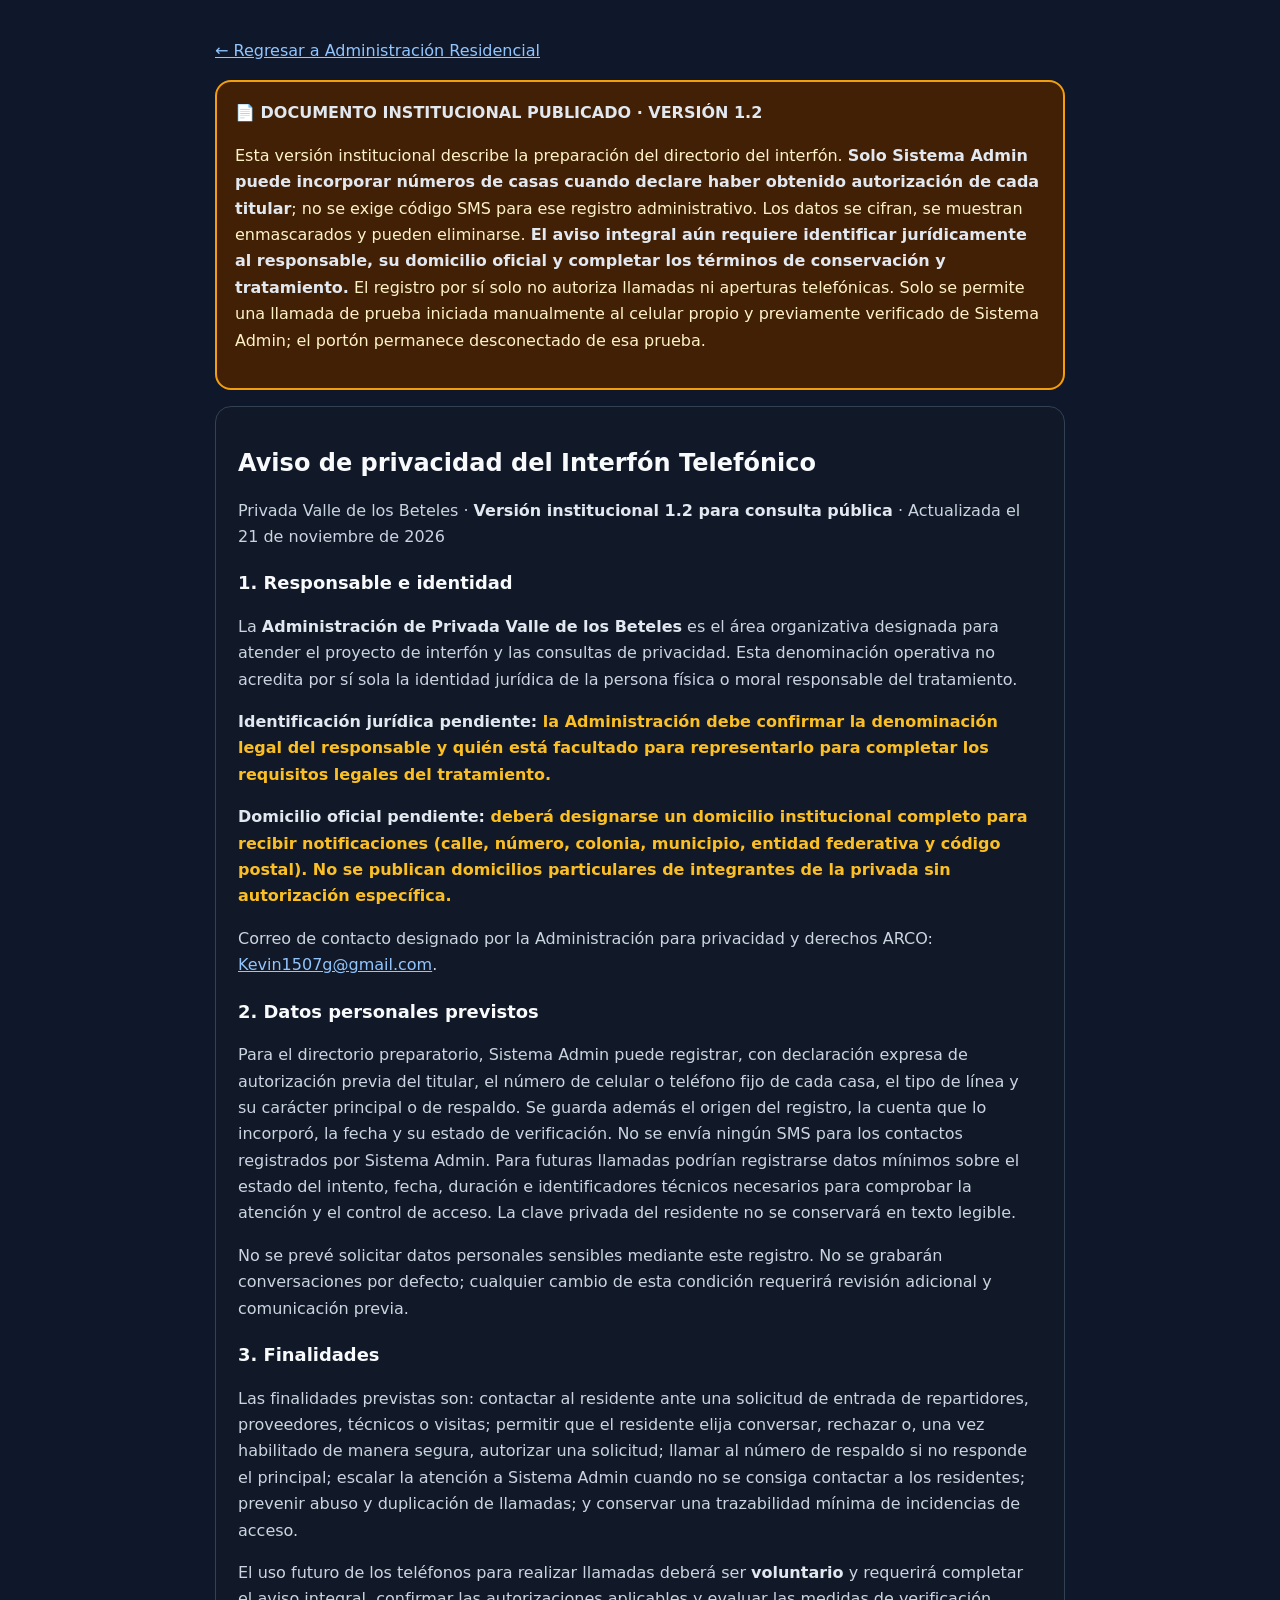
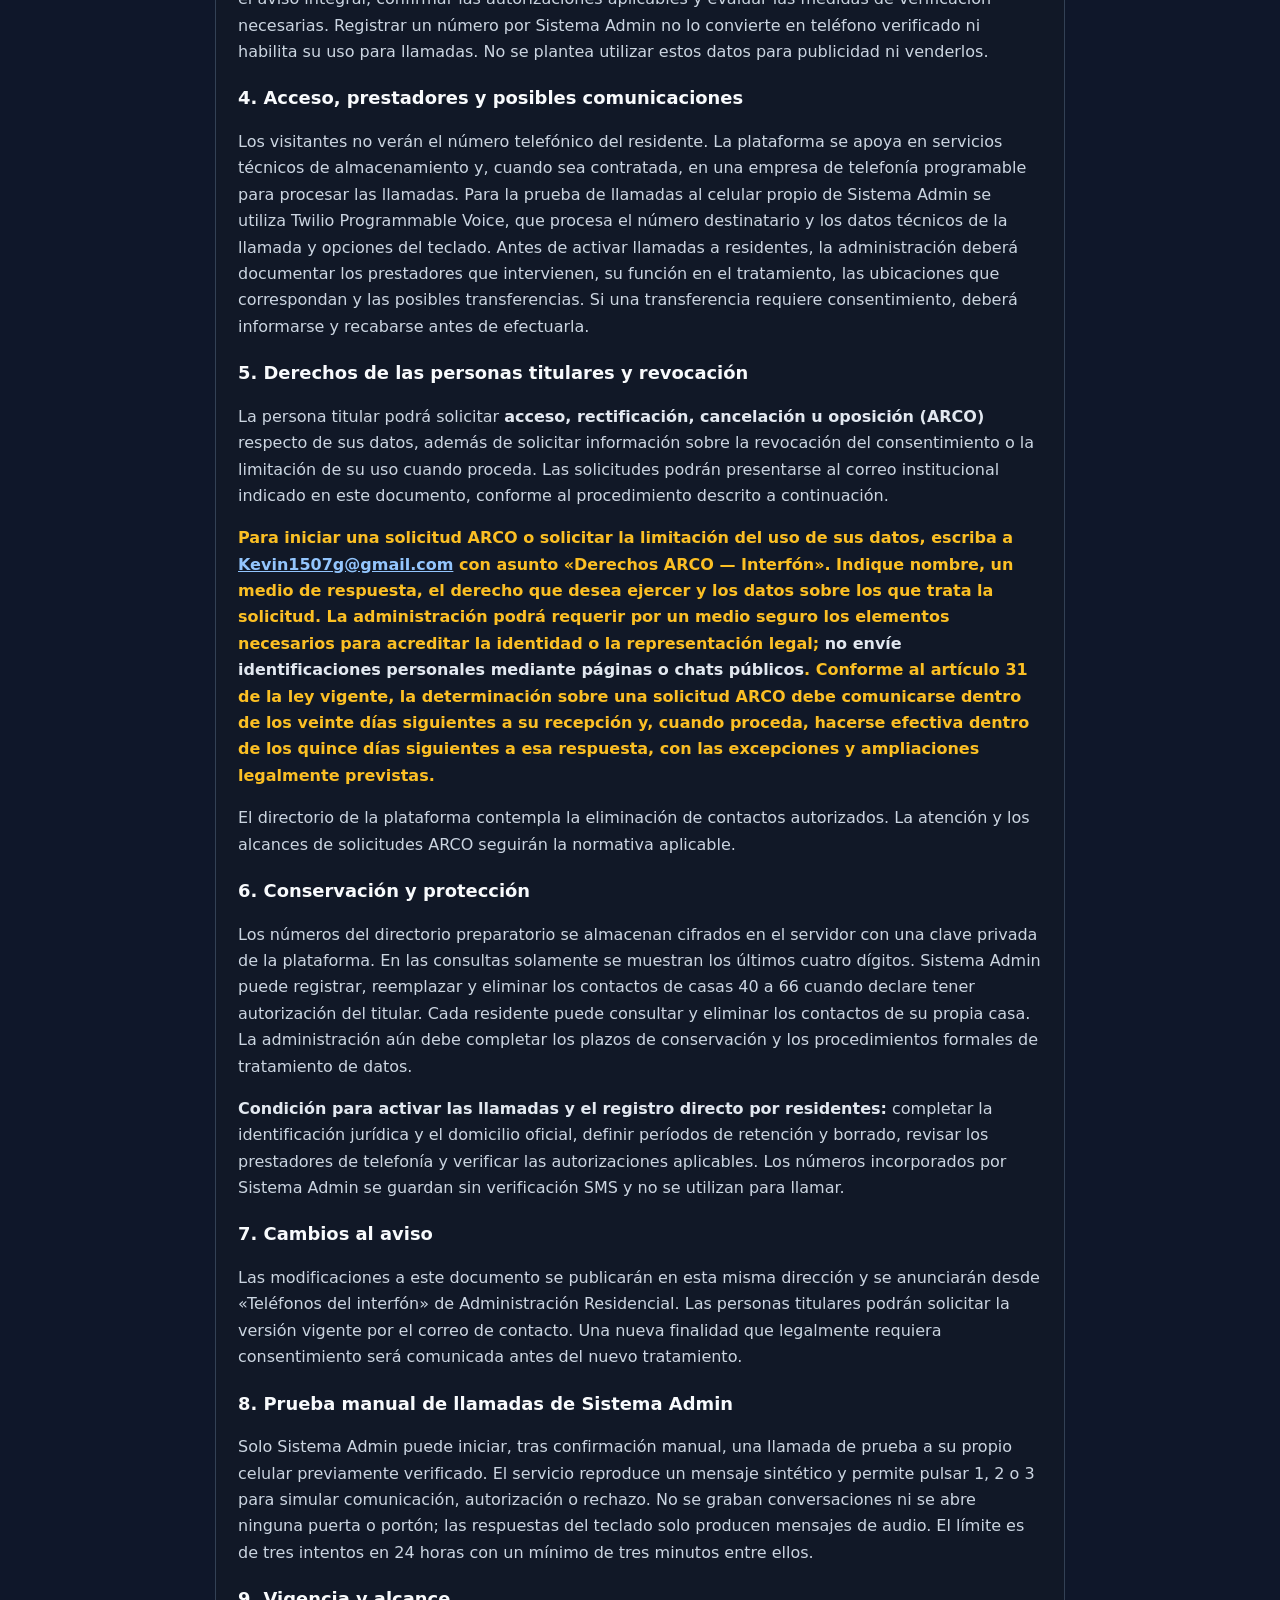
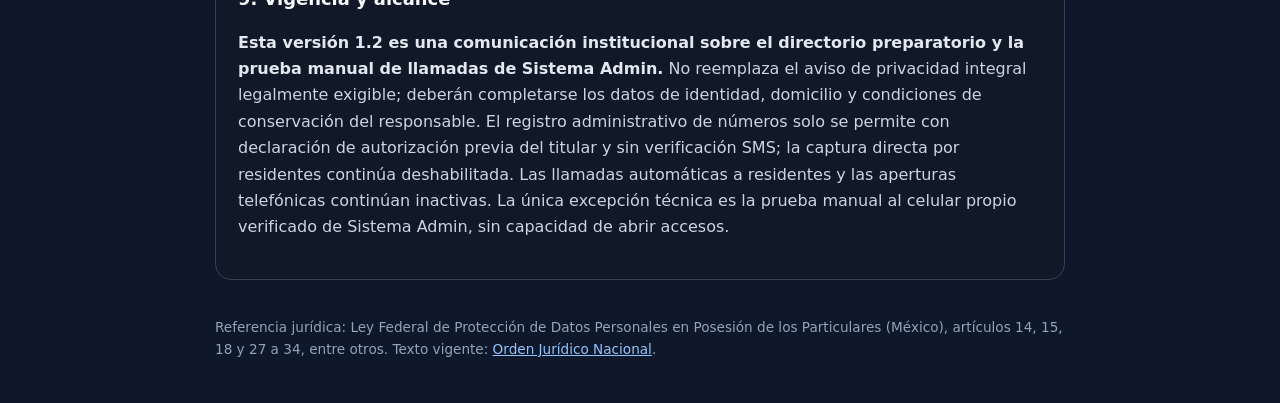
<file: aviso-privacidad-interfon.html>
<!doctype html>
<html lang="es">
<head>
<meta charset="utf-8">
<meta name="viewport" content="width=device-width,initial-scale=1">
<meta name="robots" content="noindex,nofollow">
<title>Aviso institucional de privacidad del interfón · Privada Valle de los Beteles</title>
<style>
:root{color-scheme:dark;font-family:system-ui,-apple-system,sans-serif}
*{box-sizing:border-box}body{margin:0;background:#0f172a;color:#f8fafc;line-height:1.65;padding:22px}
main{max-width:850px;margin:auto}.card{background:#111827;border:1px solid #334155;border-radius:16px;padding:22px;margin:16px 0}
strong{color:#e2e8f0}h1{line-height:1.2}h2{font-size:1.12rem;margin:18px 0 7px}
p,li{color:#cbd5e1}a{color:#93c5fd}.warning{border:2px solid #f59e0b;background:#422006;padding:18px;border-radius:16px}.warning p{color:#fef3c7}.pending{color:#fbbf24;font-weight:750}
footer{padding:20px 0;color:#94a3b8;font-size:.85rem}
</style>
</head>
<body>
<main>
<p><a href="./index.html">← Regresar a Administración Residencial</a></p>
<div class="warning" role="status">
  <strong>📄 DOCUMENTO INSTITUCIONAL PUBLICADO · VERSIÓN 1.2</strong>
  <p>Esta versión institucional describe la preparación del directorio del interfón. <strong>Solo Sistema Admin puede incorporar números de casas cuando declare haber obtenido autorización de cada titular</strong>; no se exige código SMS para ese registro administrativo. Los datos se cifran, se muestran enmascarados y pueden eliminarse. <strong>El aviso integral aún requiere identificar jurídicamente al responsable, su domicilio oficial y completar los términos de conservación y tratamiento.</strong> El registro por sí solo no autoriza llamadas ni aperturas telefónicas. Solo se permite una llamada de prueba iniciada manualmente al celular propio y previamente verificado de Sistema Admin; el portón permanece desconectado de esa prueba.</p>
</div>
<section class="card">
  <h1>Aviso de privacidad del Interfón Telefónico</h1>
  <p>Privada Valle de los Beteles · <strong>Versión institucional 1.2 para consulta pública</strong> · Actualizada el 21 de noviembre de 2026</p>
  <h2>1. Responsable e identidad</h2>
  <p>La <strong>Administración de Privada Valle de los Beteles</strong> es el área organizativa designada para atender el proyecto de interfón y las consultas de privacidad. Esta denominación operativa no acredita por sí sola la identidad jurídica de la persona física o moral responsable del tratamiento.</p>
  <p class="pending"><strong>Identificación jurídica pendiente:</strong> la Administración debe confirmar la denominación legal del responsable y quién está facultado para representarlo para completar los requisitos legales del tratamiento.</p>
  <p class="pending"><strong>Domicilio oficial pendiente:</strong> deberá designarse un domicilio institucional completo para recibir notificaciones (calle, número, colonia, municipio, entidad federativa y código postal). No se publican domicilios particulares de integrantes de la privada sin autorización específica.</p>
  <p >Correo de contacto designado por la Administración para privacidad y derechos ARCO: <a href="mailto:Kevin1507g@gmail.com" rel="noopener noreferrer">Kevin1507g@gmail.com</a>.</p>

  <h2>2. Datos personales previstos</h2>
  <p>Para el directorio preparatorio, Sistema Admin puede registrar, con declaración expresa de autorización previa del titular, el número de celular o teléfono fijo de cada casa, el tipo de línea y su carácter principal o de respaldo. Se guarda además el origen del registro, la cuenta que lo incorporó, la fecha y su estado de verificación. No se envía ningún SMS para los contactos registrados por Sistema Admin. Para futuras llamadas podrían registrarse datos mínimos sobre el estado del intento, fecha, duración e identificadores técnicos necesarios para comprobar la atención y el control de acceso. La clave privada del residente no se conservará en texto legible.</p>
  <p>No se prevé solicitar datos personales sensibles mediante este registro. No se grabarán conversaciones por defecto; cualquier cambio de esta condición requerirá revisión adicional y comunicación previa.</p>

  <h2>3. Finalidades</h2>
  <p>Las finalidades previstas son: contactar al residente ante una solicitud de entrada de repartidores, proveedores, técnicos o visitas; permitir que el residente elija conversar, rechazar o, una vez habilitado de manera segura, autorizar una solicitud; llamar al número de respaldo si no responde el principal; escalar la atención a Sistema Admin cuando no se consiga contactar a los residentes; prevenir abuso y duplicación de llamadas; y conservar una trazabilidad mínima de incidencias de acceso.</p>
  <p>El uso futuro de los teléfonos para realizar llamadas deberá ser <strong>voluntario</strong> y requerirá completar el aviso integral, confirmar las autorizaciones aplicables y evaluar las medidas de verificación necesarias. Registrar un número por Sistema Admin no lo convierte en teléfono verificado ni habilita su uso para llamadas. No se plantea utilizar estos datos para publicidad ni venderlos.</p>

  <h2>4. Acceso, prestadores y posibles comunicaciones</h2>
  <p>Los visitantes no verán el número telefónico del residente. La plataforma se apoya en servicios técnicos de almacenamiento y, cuando sea contratada, en una empresa de telefonía programable para procesar las llamadas. Para la prueba de llamadas al celular propio de Sistema Admin se utiliza Twilio Programmable Voice, que procesa el número destinatario y los datos técnicos de la llamada y opciones del teclado. Antes de activar llamadas a residentes, la administración deberá documentar los prestadores que intervienen, su función en el tratamiento, las ubicaciones que correspondan y las posibles transferencias. Si una transferencia requiere consentimiento, deberá informarse y recabarse antes de efectuarla.</p>

  <h2>5. Derechos de las personas titulares y revocación</h2>
  <p>La persona titular podrá solicitar <strong>acceso, rectificación, cancelación u oposición (ARCO)</strong> respecto de sus datos, además de solicitar información sobre la revocación del consentimiento o la limitación de su uso cuando proceda. Las solicitudes podrán presentarse al correo institucional indicado en este documento, conforme al procedimiento descrito a continuación.</p>
  <p class="pending">Para iniciar una solicitud ARCO o solicitar la limitación del uso de sus datos, escriba a <a href="mailto:Kevin1507g@gmail.com" rel="noopener noreferrer">Kevin1507g@gmail.com</a> con asunto «Derechos ARCO — Interfón». Indique nombre, un medio de respuesta, el derecho que desea ejercer y los datos sobre los que trata la solicitud. La administración podrá requerir por un medio seguro los elementos necesarios para acreditar la identidad o la representación legal; <strong>no envíe identificaciones personales mediante páginas o chats públicos</strong>. Conforme al artículo 31 de la ley vigente, la determinación sobre una solicitud ARCO debe comunicarse dentro de los veinte días siguientes a su recepción y, cuando proceda, hacerse efectiva dentro de los quince días siguientes a esa respuesta, con las excepciones y ampliaciones legalmente previstas.</p>
  <p>El directorio de la plataforma contempla la eliminación de contactos autorizados. La atención y los alcances de solicitudes ARCO seguirán la normativa aplicable.</p>

  <h2>6. Conservación y protección</h2>
  <p>Los números del directorio preparatorio se almacenan cifrados en el servidor con una clave privada de la plataforma. En las consultas solamente se muestran los últimos cuatro dígitos. Sistema Admin puede registrar, reemplazar y eliminar los contactos de casas 40 a 66 cuando declare tener autorización del titular. Cada residente puede consultar y eliminar los contactos de su propia casa. La administración aún debe completar los plazos de conservación y los procedimientos formales de tratamiento de datos.</p>
  <p><strong>Condición para activar las llamadas y el registro directo por residentes:</strong> completar la identificación jurídica y el domicilio oficial, definir períodos de retención y borrado, revisar los prestadores de telefonía y verificar las autorizaciones aplicables. Los números incorporados por Sistema Admin se guardan sin verificación SMS y no se utilizan para llamar.</p>

  <h2>7. Cambios al aviso</h2>
  <p>Las modificaciones a este documento se publicarán en esta misma dirección y se anunciarán desde «Teléfonos del interfón» de Administración Residencial. Las personas titulares podrán solicitar la versión vigente por el correo de contacto. Una nueva finalidad que legalmente requiera consentimiento será comunicada antes del nuevo tratamiento.</p>

  <h2>8. Prueba manual de llamadas de Sistema Admin</h2>
  <p>Solo Sistema Admin puede iniciar, tras confirmación manual, una llamada de prueba a su propio celular previamente verificado. El servicio reproduce un mensaje sintético y permite pulsar 1, 2 o 3 para simular comunicación, autorización o rechazo. No se graban conversaciones ni se abre ninguna puerta o portón; las respuestas del teclado solo producen mensajes de audio. El límite es de tres intentos en 24 horas con un mínimo de tres minutos entre ellos.</p>
  <h2>9. Vigencia y alcance</h2>
  <p><strong>Esta versión 1.2 es una comunicación institucional sobre el directorio preparatorio y la prueba manual de llamadas de Sistema Admin.</strong> No reemplaza el aviso de privacidad integral legalmente exigible; deberán completarse los datos de identidad, domicilio y condiciones de conservación del responsable. El registro administrativo de números solo se permite con declaración de autorización previa del titular y sin verificación SMS; la captura directa por residentes continúa deshabilitada. Las llamadas automáticas a residentes y las aperturas telefónicas continúan inactivas. La única excepción técnica es la prueba manual al celular propio verificado de Sistema Admin, sin capacidad de abrir accesos.</p>
</section>
<footer>Referencia jurídica: Ley Federal de Protección de Datos Personales en Posesión de los Particulares (México), artículos 14, 15, 18 y 27 a 34, entre otros. Texto vigente: <a href="https://www.ordenjuridico.gob.mx/Documentos/Federal/html/wo125102.html" rel="noopener noreferrer" target="_blank">Orden Jurídico Nacional</a>.</footer>
</main>
</body></html>
</file>
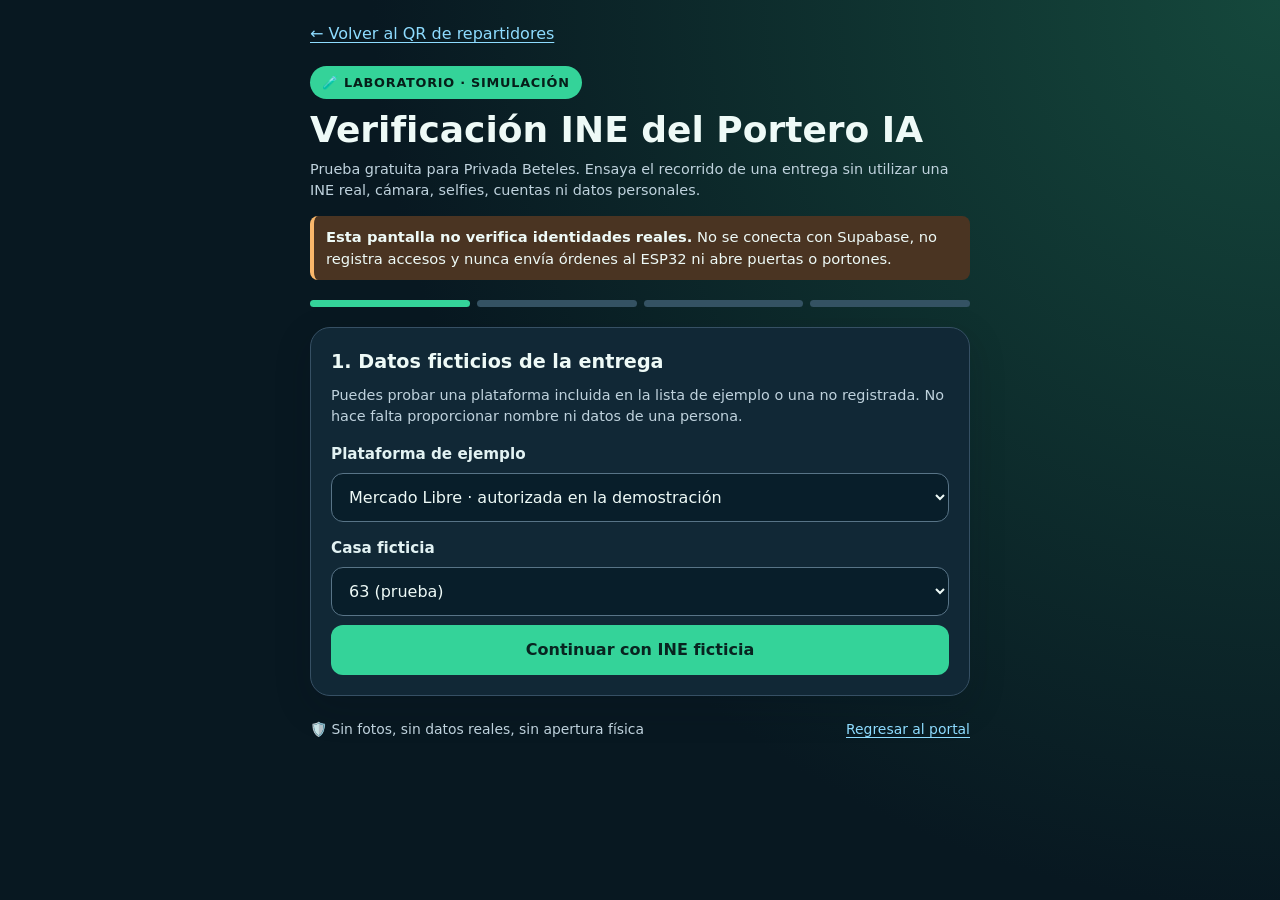
<file: verificacion-ine-demo.html>
<!doctype html>
<html lang="es-MX">
<head>
<meta charset="utf-8">
<meta name="viewport" content="width=device-width, initial-scale=1, viewport-fit=cover">
<meta name="theme-color" content="#091a25">
<title>Laboratorio INE · Portero IA · Privada Beteles</title>
<style>
:root{color-scheme:dark;--bg:#081821;--panel:#112836;--line:#365064;--green:#34d399;--text:#eefaf7;--muted:#bfd2dd;--red:#ff818c;--blue:#79c8ff}
*{box-sizing:border-box}
body{margin:0;background:radial-gradient(circle at 100% 0%,#15483c 0,#081821 58%);color:var(--text);font:16px/1.5 system-ui,-apple-system,"Segoe UI",sans-serif;min-height:100vh;padding:22px 14px 50px}
main{width:min(660px,100%);margin:auto}
a{color:#8edcff;text-underline-offset:3px}
.pill{display:inline-flex;gap:6px;align-items:center;font-size:.8rem;letter-spacing:.06em;font-weight:850;color:#061e19;background:var(--green);border-radius:30px;padding:7px 12px}
header{margin:20px 0}
h1{font-size:clamp(1.65rem,5vw,2.25rem);margin:10px 0 8px;line-height:1.15}
h2{font-size:1.2rem;margin:0 0 7px}
p{margin:8px 0}
small,.hint{font-size:.9rem;color:var(--muted)}
.card{background:var(--panel);border:1px solid var(--line);border-radius:20px;padding:20px;margin:15px 0;box-shadow:0 12px 36px #030e1830}
.notice{border-left:4px solid var(--green);padding:10px 12px;background:#16423c;border-radius:8px;margin-top:14px;font-size:.92rem}
.notice.warn{border-color:#f9b76b;background:#4a3422}
.notice.fail{border-color:var(--red);background:#4b2633}
label{display:block;margin:15px 0 7px;color:#e2f2f3;font-size:.95rem;font-weight:680}
select,input{font:inherit;width:100%;background:#081e2a;color:var(--text);border:1px solid #587487;border-radius:12px;padding:13px}
select:focus-visible,input:focus-visible,button:focus-visible,a:focus-visible{outline:3px solid #79c8ff;outline-offset:3px}
button{width:100%;min-height:49px;font:inherit;font-weight:800;color:#082420;background:var(--green);border:1px solid transparent;border-radius:12px;padding:12px 14px;margin-top:9px;cursor:pointer}
button:disabled{opacity:.48;cursor:not-allowed}
button.secondary{color:var(--text);background:#263f52;border-color:#55798b}
button.outline{color:#d7eff7;background:transparent;border-color:#648397}
button.danger{color:#fff;background:#7d333f}
button.small{width:auto;min-height:39px;padding:7px 13px}
button:hover:not(:disabled){filter:brightness(1.1)}
[hidden]{display:none!important}
.progress{display:flex;gap:7px;margin:20px 0}
.progress span{flex:1;border-radius:12px;height:7px;background:#345263}
.progress span.done{background:var(--green)}
.fake{padding:16px;border:1px dashed #5d96a1;border-radius:15px;background:linear-gradient(130deg,#123240,#16423b);margin:16px 0}
.fake strong{display:block;font-size:1.1rem}
.fake code{color:#c5fff5;display:block;margin-top:8px}
.fake .hint{margin:6px 0 0}
.result{padding:17px;border-radius:14px;background:#10252f;border:1px solid #335970;margin:14px 0}
.result strong{font-size:1.13rem}
.two{display:grid;grid-template-columns:1fr 1fr;gap:9px}
.two button{margin-top:0}
.clock{font-variant-numeric:tabular-nums;font-size:2.3rem;font-weight:850;letter-spacing:.04em;text-align:center;color:#a5f7d9;margin:12px 0}
.timeline{padding:10px 10px 10px 22px;background:#0c2130;border:1px solid #29495d;border-radius:13px;min-height:90px}
.timeline li{padding:4px 2px;color:#d4eae8}
.footer{display:flex;justify-content:space-between;align-items:center;gap:12px;flex-wrap:wrap;color:var(--muted);font-size:.87rem;margin:23px 0}
@media(max-width:390px){.two{grid-template-columns:1fr}.card{padding:16px}body{padding:15px 10px}}
@media(prefers-reduced-motion:reduce){*{scroll-behavior:auto!important}}
</style>
</head>
<body>
<main>
<a href="./repartidor.html">← Volver al QR de repartidores</a>
<header>
<span class="pill">🧪 LABORATORIO · SIMULACIÓN</span>
<h1>Verificación INE del Portero IA</h1>
<p class="hint">Prueba gratuita para Privada Beteles. Ensaya el recorrido de una entrega sin utilizar una INE real, cámara, selfies, cuentas ni datos personales.</p>
<div class="notice warn"><strong>Esta pantalla no verifica identidades reales.</strong> No se conecta con Supabase, no registra accesos y nunca envía órdenes al ESP32 ni abre puertas o portones.</div>
</header>
<div class="progress" aria-label="Progreso de la demostración">
 <span id="pr1" class="done"></span><span id="pr2"></span><span id="pr3"></span><span id="pr4"></span>
</div>

<section class="card" id="stepCompany">
 <h2>1. Datos ficticios de la entrega</h2>
 <p class="hint">Puedes probar una plataforma incluida en la lista de ejemplo o una no registrada. No hace falta proporcionar nombre ni datos de una persona.</p>
 <label for="company">Plataforma de ejemplo</label>
 <select id="company">
  <option value="Mercado Libre">Mercado Libre · autorizada en la demostración</option>
  <option value="Amazon">Amazon · autorizada en la demostración</option>
  <option value="Didi Food">Didi Food · autorizada en la demostración</option>
  <option value="Uber">Uber · autorizada en la demostración</option>
  <option value="DHL">DHL · autorizada en la demostración</option>
  <option value="CFE">CFE · autorizada en la demostración</option>
  <option value="Total Play">Total Play · autorizada en la demostración</option>
  <option value="Plataforma no registrada">Plataforma no registrada · chat especial</option>
 </select>
 <label for="home">Casa ficticia</label>
 <select id="home">
  <option value="63">63 (prueba)</option><option value="45">45 (prueba)</option><option value="60">60 (prueba)</option>
 </select>
 <button id="continue">Continuar con INE ficticia</button>
</section>

<section class="card" id="stepCredential" hidden>
 <h2>2. Simulación del resultado de la INE</h2>
 <div class="fake" aria-label="Identificación simulada que no reproduce una credencial oficial">
  <strong>🪪 Identificación ficticia</strong>
  <p class="hint">Ejemplo para pruebas. No representa una INE auténtica ni contiene números o información personal.</p>
  <code>DOCUMENTO DE PRUEBA · SIN VALIDEZ OFICIAL</code>
 </div>
 <p class="hint">En producción, un proveedor especializado verificaría la credencial y la identidad. Aquí solo eliges el resultado que deseas ensayar.</p>
 <div class="two">
  <button id="approveCredential">✓ Simular verificación aprobada</button>
  <button id="rejectCredential" class="danger">✕ Simular verificación rechazada</button>
 </div>
 <button id="backCompany" class="outline">← Cambiar plataforma</button>
</section>

<section class="card" id="stepResult" hidden>
 <h2>3. Resultado simulado</h2>
 <div class="result" role="status" aria-live="polite">
  <strong id="resultTitle">Resultado</strong>
  <p id="resultBody"></p>
 </div>
 <div id="resultApproved" hidden>
  <p class="hint">La verificación de identidad no confirma el empleo en una plataforma y tampoco equivale al permiso de abrir el portón.</p>
  <button id="goRoute">Continuar al flujo del Portero IA</button>
 </div>
 <div id="resultRejected" hidden>
  <button id="retryRejected">Volver a intentar la simulación</button>
 </div>
</section>

<section class="card" id="stepRoute" hidden>
 <h2>4. Recorrido del Portero IA</h2>
 <div class="result">
  <strong id="routeTitle">Comprobando plataforma…</strong>
  <p id="routeMessage"></p>
 </div>
 <div id="authorizedRoute" hidden>
  <p class="hint">En este ensayo, la plataforma está en la lista de ejemplo. El residente sigue teniendo que autorizar la entrada: la identidad no abre el portón por sí sola.</p>
  <button id="demoResident">Simular aprobación del residente</button>
  <button id="demoWait" class="secondary">Simular 2 minutos sin respuesta</button>
 </div>
 <div id="ownerRoute" hidden>
  <div class="notice">💬 <strong>Chat especial simulado con Sistema Admin</strong></div>
  <div class="timeline" aria-live="polite">
    <p id="ownerMessage">El Portero IA envió una consulta a Sistema Admin. Esta conversación es ficticia.</p>
  </div>
  <button id="ownerReply">Simular respuesta de Sistema Admin</button>
  <p class="hint">En esta demostración el chat no autoriza entradas ni puede controlar el portón.</p>
 </div>
 <div id="accessRoute" hidden>
  <div class="notice">✅ <strong>Acceso autorizado (SOLO SIMULACIÓN)</strong></div>
  <p class="hint">En una prueba real del mecanismo habría que comprobar físicamente que abrió y que el paso es seguro. Este ensayo NO envía ningún comando.</p>
  <p class="hint">El contador de 7 minutos está acelerado: 35 segundos en esta demostración. No mantiene abierto el portón.</p>
  <div class="clock" id="exitClock" role="timer" aria-live="off">07:00</div>
  <button id="exitButton">✅ Ya estoy fuera de la privada (simulación)</button>
  <p id="exitNote" role="status" class="hint">En esta prueba solo se guarda el estado en la pantalla.</p>
 </div>
</section>

<section class="card" id="stepLog" hidden>
 <h2>Historial de la prueba</h2>
 <ol class="timeline" id="log" aria-live="polite"></ol>
 <button id="restart" class="secondary">↻ Repetir otra prueba</button>
</section>

<div class="footer"><span>🛡️ Sin fotos, sin datos reales, sin apertura física</span><a href="./repartidor.html">Regresar al portal</a></div>
</main>
<script>
"use strict";
const ids=["stepCompany","stepCredential","stepResult","stepRoute"];
const el=id=>document.getElementById(id);
const states={screen:0,verified:false,company:"",house:"",demoAuthorized:false,exitEnd:0,exitTimer:null,exitDeclared:false};
const allowed=new Set(["Mercado Libre","Amazon","Didi Food","Uber","DHL","CFE","Total Play"]);
function log(message){
 const li=document.createElement("li");
 li.textContent=message;
 el("log").appendChild(li);
 el("stepLog").hidden=false;
}
function screen(idx){
 states.screen=idx;
 ids.forEach((id,i)=>el(id).hidden=i!==idx);
 for(let i=1;i<=4;i++)el("pr"+i).classList.toggle("done",i<=idx+1);
}
function begin(){
 if(states.exitTimer)clearInterval(states.exitTimer);
 states.exitTimer=null;
 states.verified=false;states.company="";states.house="";states.demoAuthorized=false;states.exitEnd=0;states.exitDeclared=false;
 el("log").replaceChildren();el("stepLog").hidden=true;
 el("authorizedRoute").hidden=true;el("ownerRoute").hidden=true;el("accessRoute").hidden=true;
 el("ownerReply").disabled=false;el("exitButton").disabled=false;
 el("exitButton").hidden=false;
 el("exitNote").textContent="En esta prueba solo se guarda el estado en la pantalla.";
 screen(0);
}
function decide(ok){
 states.verified=ok;
 el("resultTitle").textContent=ok?"✓ Identidad aprobada (simulación)":"✕ Identidad no verificada (simulación)";
 el("resultBody").textContent=ok?
  "El verificador ficticio devolvió un resultado positivo. No se consultó ni escaneó ninguna INE.":
  "El verificador ficticio devolvió un resultado no aprobado. El acceso no puede continuar en este recorrido.";
 el("resultApproved").hidden=!ok;
 el("resultRejected").hidden=ok;
 log(ok?"Resultado INE ficticia: aprobado.":"Resultado INE ficticia: rechazado. Sin acceso.");
 screen(2);
}
function route(){
 if(!states.verified)return;
 el("authorizedRoute").hidden=true;
 el("ownerRoute").hidden=true;
 el("accessRoute").hidden=true;
 const recognized=allowed.has(states.company);
 el("routeTitle").textContent=recognized?"✓ Plataforma en lista de ejemplo":"! Plataforma fuera de lista de ejemplo";
 el("routeMessage").textContent=recognized?
  states.company+" aparece como autorizada en esta simulación para la casa "+states.house+". Eso no prueba que el repartidor sea empleado ni otorga apertura.":
  states.company+" no pertenece a las plataformas autorizadas de este ensayo. Se muestra el chat especial ficticio.";
 el("authorizedRoute").hidden=!recognized;
 el("ownerRoute").hidden=recognized;
 log(recognized?"Plataforma reconocida: "+states.company+". Pendiente de respuesta del residente.":
  "Plataforma no reconocida: se abre chat especial ficticio.");
 screen(3);
}
function showOwner(reason){
 el("authorizedRoute").hidden=true;
 el("ownerRoute").hidden=false;
 el("accessRoute").hidden=true;
 el("ownerReply").disabled=false;
 el("ownerMessage").textContent=reason;
 log("Aviso y chat a Sistema Admin (simulados; ninguna notificación real).");
}
function showAccess(){
 states.demoAuthorized=true;
 el("authorizedRoute").hidden=true;
 el("ownerRoute").hidden=true;
 el("accessRoute").hidden=false;
 states.exitEnd=Date.now()+35000;
 states.exitDeclared=false;
 el("exitButton").hidden=false;el("exitButton").disabled=false;
 el("exitNote").textContent="Verifica que ya saliste antes de confirmar. Este botón no envía ninguna orden.";
 log("Aprobación del residente (ficticia). No se generó orden física.");
 updateTimer();
 if(states.exitTimer)clearInterval(states.exitTimer);
 states.exitTimer=setInterval(updateTimer,250);
}
function updateTimer(){
 if(!states.demoAuthorized)return;
 const remain=Math.max(0,states.exitEnd-Date.now());
 const seconds=Math.ceil(remain/1000);
 // 35 segundos de demostración representan 7 minutos.
 const virtualSeconds=Math.ceil(seconds*12);
 const mm=Math.floor(virtualSeconds/60);
 const ss=virtualSeconds%60;
 if(!states.exitDeclared)el("exitClock").textContent=String(mm).padStart(2,"0")+":"+String(ss).padStart(2,"0");
 if(!remain&&!states.exitDeclared){
  el("exitButton").disabled=true;
  el("exitNote").textContent="Finalizó el tiempo simulado. No hubo ninguna acción física.";
  if(states.exitTimer)clearInterval(states.exitTimer);
  states.exitTimer=null;
 }
}
el("continue").onclick=()=>{
 states.company=el("company").value;states.house=el("home").value;
 log("Caso ficticio: "+states.company+" · casa "+states.house+".");
 screen(1);
};
el("backCompany").onclick=()=>screen(0);
el("approveCredential").onclick=()=>decide(true);
el("rejectCredential").onclick=()=>decide(false);
el("retryRejected").onclick=()=>screen(1);
el("goRoute").onclick=route;
el("demoResident").onclick=showAccess;
el("demoWait").onclick=()=>showOwner("El residente no respondió después de 2 minutos simulados. El Portero IA solicita atención de Sistema Admin, pero el portón permanece sin abrir.");
el("ownerReply").onclick=()=>{
 el("ownerMessage").textContent="Sistema Admin (respuesta ficticia): Recibí tu mensaje. Contactaré al residente para coordinar la entrega. Sin orden de apertura.";
 el("ownerReply").disabled=true;
 log("Sistema Admin respondió (simulación solamente).");
};
el("exitButton").onclick=()=>{
 if(!states.demoAuthorized||states.exitDeclared||Date.now()>=states.exitEnd)return;
 states.exitDeclared=true;
 el("exitClock").textContent="Salida reportada";
 el("exitNote").textContent="Salida declarada (solo en la demostración). No se comprobó ubicación y no se cerró el portón.";
 el("exitButton").hidden=true;
 if(states.exitTimer)clearInterval(states.exitTimer);
 states.exitTimer=null;
 log("Repartidor declaró estar fuera (simulación; sin registro real).");
};
el("restart").onclick=begin;
begin();
</script>
</body>
</html>
</file>
